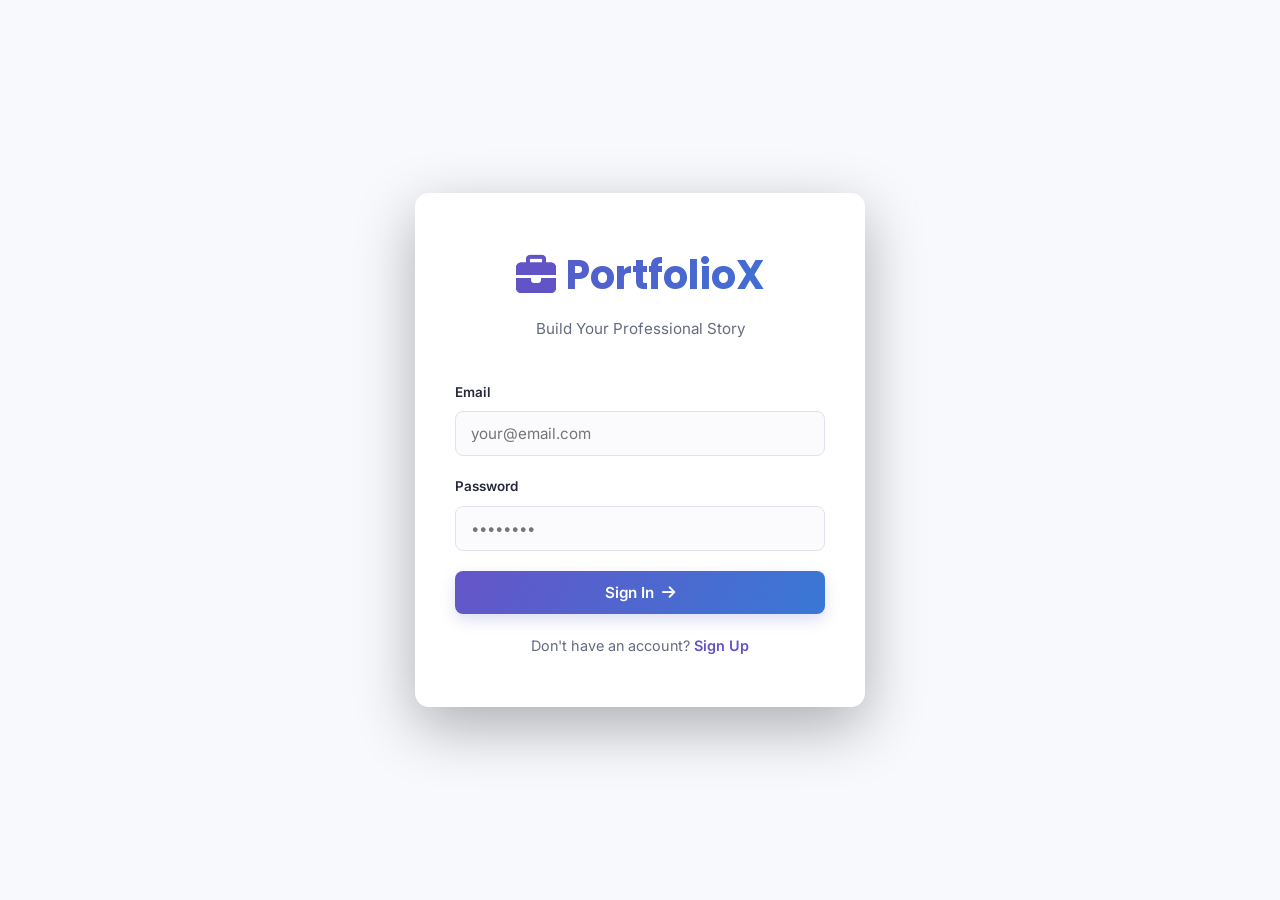
<file: index.html>
<!DOCTYPE html>
<html lang="en">
<head>
    <meta charset="UTF-8">
    <meta name="viewport" content="width=device-width, initial-scale=1.0">
    <title>PortfolioX - Developer Portfolio Builder</title>
    <link rel="stylesheet" href="style.css">
    <link href="https://cdnjs.cloudflare.com/ajax/libs/font-awesome/6.4.0/css/all.min.css" rel="stylesheet">
    <link href="https://fonts.googleapis.com/css2?family=Poppins:wght@300;400;600;700;800&family=Playfair+Display:wght@700&family=Inter:wght@300;400;600&display=swap" rel="stylesheet">
</head>
<body>
    <!-- Auth Section -->
    <div id="authSection" class="auth-section active">
        <!-- Login Form -->
        <div id="loginForm" class="auth-form active">
            <div class="auth-container">
                <div class="auth-header">
                    <h1 class="logo"><i class="fas fa-briefcase"></i> PortfolioX</h1>
                    <p class="subtitle">Build Your Professional Story</p>
                </div>
                <form onsubmit="handleLogin(event)">
                    <div class="form-group">
                        <label for="loginEmail">Email</label>
                        <input type="email" id="loginEmail" required placeholder="your@email.com">
                    </div>
                    <div class="form-group">
                        <label for="loginPassword">Password</label>
                        <input type="password" id="loginPassword" required placeholder="••••••••">
                    </div>
                    <button type="submit" class="btn btn-primary btn-block">
                        <span>Sign In</span>
                        <i class="fas fa-arrow-right"></i>
                    </button>
                </form>
                <p class="auth-toggle">Don't have an account? <a href="#" onclick="toggleAuthForm(event)">Sign Up</a></p>
            </div>
            <div class="auth-decoration">
                <div class="circle circle-1"></div>
                <div class="circle circle-2"></div>
                <div class="circle circle-3"></div>
            </div>
        </div>

        <!-- Signup Form -->
        <div id="signupForm" class="auth-form">
            <div class="auth-container">
                <div class="auth-header">
                    <h1 class="logo"><i class="fas fa-briefcase"></i> PortfolioX</h1>
                    <p class="subtitle">Create Your Account</p>
                </div>
                <form onsubmit="handleSignup(event)">
                    <div class="form-group">
                        <label for="signupName">Full Name</label>
                        <input type="text" id="signupName" required placeholder="John Doe">
                    </div>
                    <div class="form-group">
                        <label for="signupEmail">Email</label>
                        <input type="email" id="signupEmail" required placeholder="your@email.com">
                    </div>
                    <div class="form-group">
                        <label for="signupPassword">Password</label>
                        <input type="password" id="signupPassword" required placeholder="••••••••" minlength="6">
                    </div>
                    <div class="form-group">
                        <label for="signupPassword2">Confirm Password</label>
                        <input type="password" id="signupPassword2" required placeholder="••••••••" minlength="6">
                    </div>
                    <button type="submit" class="btn btn-primary btn-block">
                        <span>Create Account</span>
                        <i class="fas fa-arrow-right"></i>
                    </button>
                </form>
                <p class="auth-toggle">Already have an account? <a href="#" onclick="toggleAuthForm(event)">Sign In</a></p>
            </div>
            <div class="auth-decoration">
                <div class="circle circle-1"></div>
                <div class="circle circle-2"></div>
                <div class="circle circle-3"></div>
            </div>
        </div>
    </div>

    <div id="toast" class="toast"></div>
    <script src="script.js"></script>
</body>
</html>
</file>
<file: style.css>
* {
    margin: 0;
    padding: 0;
    box-sizing: border-box;
}

:root {
    --primary: #667eea;
    --secondary: #764ba2;
    --accent: #f093fb;
    --success: #4facfe;
    --warning: #fa709a;
    --danger: #ff6b6b;
    --dark: #1a1a2e;
    --light: #f8f9fa;
    --text: #333;
    --text-light: #666;
    --border: #e0e0e0;
}

body {
    font-family: 'Poppins', sans-serif;
    background: linear-gradient(135deg, #667eea 0%, #764ba2 100%);
    color: var(--text);
    line-height: 1.6;
    min-height: 100vh;
}

html, body {
    width: 100%;
    height: 100%;
    overflow-x: hidden;
}

/* ===== ANIMATIONS ===== */
@keyframes fadeIn {
    from {
        opacity: 0;
        transform: translateY(20px);
    }
    to {
        opacity: 1;
        transform: translateY(0);
    }
}

@keyframes slideIn {
    from {
        opacity: 0;
        transform: translateX(-20px);
    }
    to {
        opacity: 1;
        transform: translateX(0);
    }
}

@keyframes slideInRight {
    from {
        opacity: 0;
        transform: translateX(20px);
    }
    to {
        opacity: 1;
        transform: translateX(0);
    }
}

@keyframes bounce {
    0%, 100% { transform: translateY(0); }
    50% { transform: translateY(-10px); }
}

@keyframes float {
    0%, 100% { transform: translateY(0px); }
    50% { transform: translateY(-15px); }
}

@keyframes glow {
    0%, 100% { box-shadow: 0 0 20px rgba(102, 126, 234, 0.4); }
    50% { box-shadow: 0 0 40px rgba(102, 126, 234, 0.8); }
}

@keyframes shimmer {
    0% { background-position: -1000px 0; }
    100% { background-position: 1000px 0; }
}

@keyframes rotateCircle {
    from { transform: rotate(0deg); }
    to { transform: rotate(360deg); }
}

@keyframes pulse {
    0%, 100% { transform: scale(1); opacity: 1; }
    50% { transform: scale(1.05); opacity: 0.8; }
}

/* ===== TYPOGRAPHY ===== */
h1, h2, h3 {
    font-family: 'Playfair Display', serif;
    font-weight: 700;
    letter-spacing: -1px;
}

h1 { font-size: 3.5rem; }
h2 { font-size: 2.5rem; }
h3 { font-size: 1.5rem; }

p { color: var(--text-light); }

/* ===== AUTH SECTION ===== */
.auth-section {
    display: flex;
    align-items: center;
    justify-content: center;
    min-height: 100vh;
    padding: 20px;
}

.auth-section.active {
    animation: fadeIn 0.5s ease-out;
}

.auth-form {
    display: none;
    width: 100%;
    max-width: 450px;
    position: relative;
    z-index: 10;
}

.auth-form.active {
    display: block;
    animation: fadeIn 0.5s ease-out;
}

.auth-container {
    background: white;
    padding: 50px 40px;
    border-radius: 20px;
    box-shadow: 0 20px 60px rgba(0, 0, 0, 0.3);
    position: relative;
    z-index: 2;
}

.auth-header {
    text-align: center;
    margin-bottom: 40px;
}

.logo {
    color: linear-gradient(135deg, var(--primary), var(--secondary));
    margin-bottom: 10px;
    font-size: 2.5rem;
    display: flex;
    align-items: center;
    justify-content: center;
    gap: 10px;
    background: linear-gradient(135deg, var(--primary), var(--secondary));
    -webkit-background-clip: text;
    -webkit-text-fill-color: transparent;
    background-clip: text;
}

.logo i {
    -webkit-text-fill-color: var(--primary);
}

.subtitle {
    color: var(--text-light);
    font-size: 0.95rem;
    margin-top: 5px;
}

.form-group {
    margin-bottom: 20px;
}

.form-group label {
    display: block;
    margin-bottom: 8px;
    font-weight: 600;
    color: var(--text);
    font-size: 0.9rem;
}

.form-group input,
.form-group textarea,
.form-group select {
    width: 100%;
    padding: 12px 15px;
    border: 2px solid var(--border);
    border-radius: 10px;
    font-family: inherit;
    font-size: 0.95rem;
    transition: all 0.3s ease;
    background: var(--light);
}

.form-group input:focus,
.form-group textarea:focus,
.form-group select:focus {
    outline: none;
    border-color: var(--primary);
    background: white;
    box-shadow: 0 0 0 3px rgba(102, 126, 234, 0.1);
}

.auth-toggle {
    text-align: center;
    margin-top: 20px;
    color: var(--text-light);
    font-size: 0.9rem;
}

.auth-toggle a {
    color: var(--primary);
    text-decoration: none;
    font-weight: 600;
    cursor: pointer;
    transition: all 0.3s ease;
}

.auth-toggle a:hover {
    color: var(--secondary);
    text-decoration: underline;
}

.auth-decoration {
    position: absolute;
    top: -50px;
    right: -50px;
    width: 200px;
    height: 200px;
    opacity: 0.1;
}

.circle {
    position: absolute;
    border-radius: 50%;
    border: 2px solid white;
    animation: rotateCircle 20s linear infinite;
}

.circle-1 {
    width: 100px;
    height: 100px;
    top: 0;
    right: 0;
}

.circle-2 {
    width: 150px;
    height: 150px;
    top: -30px;
    right: -30px;
    animation-duration: 25s;
    animation-direction: reverse;
}

.circle-3 {
    width: 200px;
    height: 200px;
    top: -70px;
    right: -70px;
    animation-duration: 30s;
}

/* ===== BUTTONS ===== */
.btn {
    padding: 12px 24px;
    border: none;
    border-radius: 10px;
    font-family: inherit;
    font-size: 0.95rem;
    font-weight: 600;
    cursor: pointer;
    transition: all 0.3s ease;
    display: inline-flex;
    align-items: center;
    justify-content: center;
    gap: 8px;
    position: relative;
    overflow: hidden;
}

.btn::before {
    content: '';
    position: absolute;
    top: 50%;
    left: 50%;
    width: 0;
    height: 0;
    border-radius: 50%;
    background: rgba(255, 255, 255, 0.5);
    transform: translate(-50%, -50%);
    transition: width 0.6s, height 0.6s;
}

.btn:hover::before {
    width: 300px;
    height: 300px;
}

.btn-primary {
    background: linear-gradient(135deg, var(--primary), var(--secondary));
    color: white;
    box-shadow: 0 10px 30px rgba(102, 126, 234, 0.3);
}

.btn-primary:hover {
    transform: translateY(-2px);
    box-shadow: 0 15px 40px rgba(102, 126, 234, 0.4);
}

.btn-secondary {
    background: linear-gradient(135deg, #f093fb 0%, #f5576c 100%);
    color: white;
    box-shadow: 0 10px 30px rgba(240, 147, 251, 0.3);
}

.btn-secondary:hover {
    transform: translateY(-2px);
    box-shadow: 0 15px 40px rgba(240, 147, 251, 0.4);
}

.btn-danger {
    background: linear-gradient(135deg, #ff6b6b, #ff8e8e);
    color: white;
}

.btn-danger:hover {
    transform: translateY(-2px);
    box-shadow: 0 15px 40px rgba(255, 107, 107, 0.4);
}

.btn-small {
    padding: 8px 16px;
    font-size: 0.85rem;
}

.btn-block {
    width: 100%;
}

.btn i {
    position: relative;
    z-index: 1;
}

/* ===== APP SECTION ===== */
.app-section {
    display: none;
    flex-direction: column;
    height: 100vh;
    background: linear-gradient(135deg, #f8f9fa 0%, #e9ecef 100%);
}

.app-section.active {
    display: flex;
    animation: fadeIn 0.5s ease-out;
}

.navbar {
    background: white;
    padding: 15px 30px;
    box-shadow: 0 2px 20px rgba(0, 0, 0, 0.1);
    display: flex;
    justify-content: space-between;
    align-items: center;
    gap: 40px;
    position: sticky;
    top: 0;
    z-index: 100;
    border-bottom: 3px solid transparent;
    background-image: linear-gradient(white, white), linear-gradient(135deg, var(--primary), var(--secondary));
    background-origin: border-box;
    background-clip: padding-box, border-box;
}

.nav-brand {
    font-size: 1.5rem;
    font-weight: 700;
    background: linear-gradient(135deg, var(--primary), var(--secondary));
    -webkit-background-clip: text;
    -webkit-text-fill-color: transparent;
    background-clip: text;
    display: flex;
    align-items: center;
    gap: 10px;
    white-space: nowrap;
}

.nav-brand i {
    -webkit-text-fill-color: var(--primary);
}

.nav-tabs {
    display: flex;
    gap: 10px;
    flex: 1;
    justify-content: center;
}

.nav-tab {
    padding: 10px 20px;
    border: none;
    background: transparent;
    color: var(--text-light);
    font-weight: 600;
    cursor: pointer;
    border-radius: 8px;
    transition: all 0.3s ease;
    display: flex;
    align-items: center;
    gap: 8px;
    font-family: inherit;
}

.nav-tab:hover {
    background: linear-gradient(135deg, rgba(102, 126, 234, 0.1), rgba(118, 75, 162, 0.1));
    color: var(--primary);
}

.nav-tab.active {
    background: linear-gradient(135deg, var(--primary), var(--secondary));
    color: white;
    box-shadow: 0 5px 20px rgba(102, 126, 234, 0.3);
}

.nav-user {
    display: flex;
    align-items: center;
    gap: 15px;
}

.username {
    font-weight: 600;
    color: var(--text);
}

/* ===== TAB CONTENT ===== */
.tab-content {
    display: none;
    flex: 1;
    overflow-y: auto;
    padding: 40px;
    animation: slideInRight 0.4s ease-out;
}

.tab-content.active {
    display: block;
}

/* ===== DASHBOARD ===== */
.dashboard-header {
    margin-bottom: 40px;
    animation: fadeIn 0.5s ease-out;
}

.dashboard-header h2 {
    font-size: 2.5rem;
    color: var(--text);
    margin-bottom: 10px;
}

.dashboard-header p {
    font-size: 1.1rem;
    color: var(--text-light);
}

.dashboard-grid {
    display: grid;
    grid-template-columns: repeat(auto-fit, minmax(280px, 1fr));
    gap: 25px;
}

.dashboard-card {
    background: white;
    padding: 30px;
    border-radius: 15px;
    box-shadow: 0 5px 20px rgba(0, 0, 0, 0.08);
    cursor: pointer;
    transition: all 0.3s ease;
    border: 2px solid transparent;
    position: relative;
    overflow: hidden;
    animation: fadeIn 0.5s ease-out;
}

.dashboard-card::before {
    content: '';
    position: absolute;
    top: -50%;
    right: -50%;
    width: 100%;
    height: 100%;
    background: linear-gradient(135deg, rgba(255, 255, 255, 0.3), transparent);
    opacity: 0;
    transition: all 0.5s ease;
    transform: rotate(45deg);
}

.dashboard-card:hover {
    transform: translateY(-10px);
    box-shadow: 0 15px 40px rgba(0, 0, 0, 0.15);
    border-color: rgba(102, 126, 234, 0.3);
}

.dashboard-card:hover::before {
    opacity: 1;
}

.card-icon {
    width: 60px;
    height: 60px;
    border-radius: 12px;
    display: flex;
    align-items: center;
    justify-content: center;
    color: white;
    font-size: 1.5rem;
    margin-bottom: 20px;
    box-shadow: 0 5px 20px rgba(102, 126, 234, 0.3);
}

.dashboard-card h3 {
    color: var(--text);
    margin-bottom: 10px;
    font-size: 1.3rem;
}

.dashboard-card p {
    color: var(--text-light);
    font-size: 0.9rem;
    margin-bottom: 15px;
}

.card-action {
    color: var(--primary);
    font-weight: 600;
    font-size: 0.9rem;
    display: inline-flex;
    align-items: center;
    gap: 5px;
    transition: all 0.3s ease;
}

.dashboard-card:hover .card-action {
    gap: 10px;
}

/* ===== EDITOR ===== */
.editor-header {
    display: flex;
    justify-content: space-between;
    align-items: center;
    margin-bottom: 30px;
    flex-wrap: wrap;
    gap: 20px;
}

.editor-header h2 {
    color: var(--text);
}

.template-selector {
    display: flex;
    align-items: center;
    gap: 15px;
}

.template-selector label {
    font-weight: 600;
    color: var(--text);
}

.template-selector select {
    padding: 10px 15px;
    border: 2px solid var(--border);
    border-radius: 8px;
    font-family: inherit;
    cursor: pointer;
    background: white;
    color: var(--text);
    transition: all 0.3s ease;
}

.template-selector select:hover,
.template-selector select:focus {
    border-color: var(--primary);
}

.editor-container {
    display: grid;
    grid-template-columns: 1fr 1fr;
    gap: 25px;
    max-height: 70vh;
}

.editor-forms {
    background: white;
    border-radius: 15px;
    padding: 25px;
    box-shadow: 0 5px 20px rgba(0, 0, 0, 0.08);
    overflow-y: auto;
}

.form-section {
    margin-bottom: 30px;
    padding-bottom: 25px;
    border-bottom: 2px solid var(--border);
}

.form-section:last-child {
    border-bottom: none;
}

.form-section h3 {
    color: var(--text);
    margin-bottom: 20px;
    display: flex;
    align-items: center;
    gap: 10px;
    font-size: 1.2rem;
}

.form-section h3 i {
    color: var(--primary);
}

.profile-picture-upload {
    position: relative;
    display: inline-block;
    margin-bottom: 20px;
}

#profilePictureInput {
    position: absolute;
    opacity: 0;
    width: 100%;
    height: 100%;
    cursor: pointer;
}

.profile-picture-preview {
    width: 120px;
    height: 120px;
    border-radius: 50%;
    overflow: hidden;
    border: 3px solid var(--primary);
    box-shadow: 0 5px 20px rgba(102, 126, 234, 0.3);
    position: relative;
}

#profilePicturePreview {
    width: 100%;
    height: 100%;
    object-fit: cover;
}

.profile-picture-placeholder {
    width: 100%;
    height: 100%;
    background: linear-gradient(135deg, rgba(102, 126, 234, 0.1), rgba(118, 75, 162, 0.1));
    display: flex;
    flex-direction: column;
    align-items: center;
    justify-content: center;
    color: var(--primary);
    border: 2px dashed var(--primary);
    border-radius: 50%;
    transition: all 0.3s ease;
}

.profile-picture-placeholder:hover {
    background: linear-gradient(135deg, rgba(102, 126, 234, 0.2), rgba(118, 75, 162, 0.2));
    border-color: var(--secondary);
}

.profile-picture-placeholder i {
    font-size: 2rem;
    margin-bottom: 5px;
}

.profile-picture-placeholder span {
    font-size: 0.8rem;
    font-weight: 600;
}

.list-container {
    margin-bottom: 15px;
}

.list-item {
    background: var(--light);
    padding: 15px;
    border-radius: 10px;
    margin-bottom: 10px;
    display: flex;
    justify-content: space-between;
    align-items: center;
    animation: slideIn 0.3s ease-out;
}

.list-item input {
    flex: 1;
    margin-right: 10px;
    padding: 8px 12px;
    border: 1px solid var(--border);
    border-radius: 6px;
}

.list-item button {
    padding: 6px 12px;
    background: var(--danger);
    color: white;
    border: none;
    border-radius: 6px;
    cursor: pointer;
    font-size: 0.8rem;
    transition: all 0.3s ease;
}

.list-item button:hover {
    background: #ff5252;
}

.editor-preview {
    background: white;
    border-radius: 15px;
    padding: 25px;
    box-shadow: 0 5px 20px rgba(0, 0, 0, 0.08);
    display: flex;
    flex-direction: column;
    overflow: hidden;
}

.preview-header {
    margin-bottom: 20px;
    display: flex;
    justify-content: space-between;
    align-items: center;
}

.preview-header h3 {
    color: var(--text);
    font-size: 1.2rem;
}

.preview-info {
    color: var(--success);
    font-size: 0.8rem;
    font-weight: 600;
    display: flex;
    align-items: center;
    gap: 5px;
}

.preview-info::before {
    content: '';
    display: inline-block;
    width: 8px;
    height: 8px;
    background: var(--success);
    border-radius: 50%;
    animation: pulse 2s ease-in-out infinite;
}

.preview-content {
    flex: 1;
    overflow-y: auto;
    background: white;
    border-radius: 10px;
    padding: 20px;
}

/* ===== PORTFOLIO TEMPLATES ===== */
.portfolio-modern,
.portfolio-creative,
.portfolio-elegant,
.portfolio-vibrant {
    animation: fadeIn 0.5s ease-out;
}

.portfolio-header {
    text-align: center;
    padding: 40px 0;
    margin-bottom: 40px;
    background: linear-gradient(135deg, rgba(102, 126, 234, 0.1), rgba(118, 75, 162, 0.1));
    border-radius: 15px;
}

.profile-picture-container {
    margin-bottom: 20px;
}

.portfolio-profile-pic {
    width: 120px;
    height: 120px;
    border-radius: 50%;
    object-fit: cover;
    border: 4px solid var(--primary);
    box-shadow: 0 8px 25px rgba(102, 126, 234, 0.3);
}

.portfolio-name {
    font-size: 2.5rem;
    color: var(--text);
    margin-bottom: 10px;
}

.portfolio-title {
    font-size: 1.3rem;
    color: var(--primary);
    font-weight: 600;
}

.portfolio-location {
    color: var(--text-light);
    font-size: 0.95rem;
    margin-top: 5px;
}

.portfolio-bio {
    background: white;
    padding: 25px;
    border-radius: 10px;
    margin-bottom: 30px;
    border-left: 4px solid var(--primary);
    line-height: 1.8;
    color: var(--text);
}

.portfolio-section {
    margin-bottom: 30px;
}

.portfolio-section-title {
    font-size: 1.5rem;
    color: var(--text);
    margin-bottom: 20px;
    padding-bottom: 10px;
    border-bottom: 3px solid var(--primary);
    display: inline-block;
}

.skills-grid {
    display: grid;
    grid-template-columns: repeat(auto-fit, minmax(120px, 1fr));
    gap: 15px;
}

.skill-tag {
    background: linear-gradient(135deg, var(--primary), var(--secondary));
    color: white;
    padding: 10px 15px;
    border-radius: 20px;
    text-align: center;
    font-weight: 600;
    font-size: 0.9rem;
    box-shadow: 0 5px 15px rgba(102, 126, 234, 0.3);
    animation: fadeIn 0.5s ease-out;
}

.portfolio-item {
    background: white;
    padding: 20px;
    border-radius: 10px;
    margin-bottom: 15px;
    border-left: 4px solid var(--primary);
    box-shadow: 0 2px 10px rgba(0, 0, 0, 0.08);
    animation: slideIn 0.3s ease-out;
}

.portfolio-item-title {
    font-weight: 700;
    color: var(--text);
    margin-bottom: 5px;
    font-size: 1.1rem;
}

.portfolio-item-subtitle {
    color: var(--primary);
    font-weight: 600;
    font-size: 0.9rem;
    margin-bottom: 8px;
}

.portfolio-item-description {
    color: var(--text-light);
    font-size: 0.9rem;
    line-height: 1.6;
}

.social-links {
    display: flex;
    gap: 15px;
    margin-top: 20px;
    flex-wrap: wrap;
}

.social-link {
    display: inline-flex;
    align-items: center;
    justify-content: center;
    width: 45px;
    height: 45px;
    border-radius: 50%;
    background: linear-gradient(135deg, var(--primary), var(--secondary));
    color: white;
    text-decoration: none;
    transition: all 0.3s ease;
    box-shadow: 0 5px 15px rgba(102, 126, 234, 0.3);
}

.social-link:hover {
    transform: translateY(-5px) scale(1.1);
    box-shadow: 0 10px 25px rgba(102, 126, 234, 0.4);
}

/* Creative Template */
.portfolio-creative .portfolio-header {
    background: linear-gradient(135deg, #f093fb 0%, #f5576c 100%);
    color: white;
    padding: 50px;
    border-radius: 0;
}

.portfolio-creative .portfolio-name {
    color: white;
    animation: float 3s ease-in-out infinite;
}

.portfolio-creative .portfolio-title {
    color: #fff;
}

.portfolio-creative .skill-tag {
    background: linear-gradient(135deg, #f093fb, #f5576c);
}

/* Elegant Template */
.portfolio-elegant {
    background: linear-gradient(to right, #f8f9fa, #e9ecef);
}

.portfolio-elegant .portfolio-header {
    background: var(--dark);
    color: white;
    border-radius: 0;
}

.portfolio-elegant .portfolio-name {
    color: white;
}

.portfolio-elegant .portfolio-title {
    color: #a8edea;
}

.portfolio-elegant .portfolio-section-title {
    color: var(--dark);
    border-bottom-color: var(--dark);
}

/* Vibrant Template */
.portfolio-vibrant {
    background: linear-gradient(135deg, #667eea 0%, #764ba2 100%);
}

.portfolio-vibrant .portfolio-header {
    background: rgba(255, 255, 255, 0.1);
    border-radius: 20px;
    color: white;
    backdrop-filter: blur(10px);
}

.portfolio-vibrant .portfolio-name {
    color: white;
}

.portfolio-vibrant .portfolio-title {
    background: linear-gradient(135deg, #4facfe, #00f2fe);
    -webkit-background-clip: text;
    -webkit-text-fill-color: transparent;
    background-clip: text;
}

.portfolio-vibrant .portfolio-section-title {
    color: white;
    border-bottom-color: #4facfe;
}

.portfolio-vibrant .portfolio-item {
    background: rgba(255, 255, 255, 0.95);
    border-left-color: #4facfe;
}

/* ===== SETTINGS ===== */
.settings-container {
    max-width: 600px;
}

.settings-container h2 {
    color: var(--text);
    margin-bottom: 30px;
}

.settings-section {
    background: white;
    padding: 25px;
    border-radius: 15px;
    margin-bottom: 20px;
    box-shadow: 0 5px 20px rgba(0, 0, 0, 0.08);
}

.settings-section h3 {
    color: var(--text);
    margin-bottom: 20px;
    font-size: 1.1rem;
    display: flex;
    align-items: center;
    gap: 10px;
}

.settings-item {
    display: flex;
    justify-content: space-between;
    align-items: center;
    padding: 15px 0;
    border-bottom: 1px solid var(--border);
}

.settings-item:last-child {
    border-bottom: none;
}

.settings-info h4 {
    color: var(--text);
    margin-bottom: 5px;
    font-weight: 600;
}

.settings-info p {
    color: var(--text-light);
    font-size: 0.9rem;
}

.url-display {
    background: var(--light);
    padding: 10px;
    border-radius: 6px;
    font-family: 'Courier New', monospace;
    font-size: 0.85rem;
    word-break: break-all;
}

.settings-section.danger {
    border: 2px solid var(--danger);
    background: rgba(255, 107, 107, 0.05);
}

.settings-section.danger h3 {
    color: var(--danger);
}

.settings-section.danger .btn {
    width: 100%;
    margin-top: 10px;
}

/* ===== MODAL ===== */
.modal {
    display: none;
    position: fixed;
    top: 0;
    left: 0;
    right: 0;
    bottom: 0;
    background: rgba(0, 0, 0, 0.6);
    backdrop-filter: blur(5px);
    z-index: 1000;
    align-items: center;
    justify-content: center;
    padding: 20px;
    animation: fadeIn 0.3s ease-out;
}

.modal.active {
    display: flex;
}

.modal-content {
    background: white;
    padding: 40px;
    border-radius: 20px;
    max-height: 90vh;
    overflow-y: auto;
    position: relative;
    max-width: 500px;
    box-shadow: 0 20px 60px rgba(0, 0, 0, 0.3);
    animation: slideInRight 0.4s ease-out;
}

.modal-large {
    max-width: 90vw;
    max-height: 90vh;
}

.modal-close {
    position: absolute;
    top: 20px;
    right: 20px;
    width: 40px;
    height: 40px;
    border: none;
    background: var(--light);
    border-radius: 50%;
    cursor: pointer;
    font-size: 1.2rem;
    color: var(--text);
    transition: all 0.3s ease;
    display: flex;
    align-items: center;
    justify-content: center;
}

.modal-close:hover {
    background: var(--danger);
    color: white;
}

.modal-content h2 {
    color: var(--text);
    margin-bottom: 20px;
}

.ai-output {
    background: linear-gradient(135deg, rgba(102, 126, 234, 0.1), rgba(118, 75, 162, 0.1));
    padding: 20px;
    border-radius: 10px;
    margin-top: 20px;
    border-left: 4px solid var(--primary);
    line-height: 1.8;
    color: var(--text);
    display: none;
}

.ai-output.visible {
    display: block;
    animation: slideIn 0.3s ease-out;
}

/* ===== TOAST NOTIFICATION ===== */
.toast {
    position: fixed;
    bottom: 30px;
    right: 30px;
    background: linear-gradient(135deg, var(--primary), var(--secondary));
    color: white;
    padding: 15px 25px;
    border-radius: 10px;
    box-shadow: 0 10px 30px rgba(102, 126, 234, 0.3);
    display: none;
    animation: slideInRight 0.3s ease-out;
    z-index: 2000;
    max-width: 300px;
}

.toast.show {
    display: block;
}

/* ===== SCROLLBAR ===== */
::-webkit-scrollbar {
    width: 8px;
    height: 8px;
}

::-webkit-scrollbar-track {
    background: var(--light);
    border-radius: 10px;
}

::-webkit-scrollbar-thumb {
    background: linear-gradient(135deg, var(--primary), var(--secondary));
    border-radius: 10px;
}

::-webkit-scrollbar-thumb:hover {
    background: linear-gradient(135deg, var(--secondary), var(--primary));
}

/* ===== RESPONSIVE ===== */
@media (max-width: 1200px) {
    .editor-container {
        grid-template-columns: 1fr;
        max-height: none;
    }
}

@media (max-width: 768px) {
    h1 { font-size: 2.5rem; }
    h2 { font-size: 1.8rem; }
    h3 { font-size: 1.2rem; }

    .navbar {
        flex-direction: column;
        gap: 15px;
        padding: 20px;
    }

    .nav-tabs {
        flex-wrap: wrap;
        justify-content: center;
    }

    .nav-tab {
        padding: 8px 15px;
        font-size: 0.85rem;
    }

    .tab-content {
        padding: 20px;
    }

    .dashboard-grid {
        grid-template-columns: 1fr;
    }

    .editor-forms {
        padding: 15px;
    }

    .auth-container {
        padding: 30px 20px;
    }

    .editor-header {
        flex-direction: column;
        align-items: flex-start;
    }

    .template-selector {
        width: 100%;
    }

    .template-selector select {
        flex: 1;
    }

    .skills-grid {
        grid-template-columns: repeat(2, 1fr);
    }

    .social-links {
        justify-content: center;
    }

    .modal-content {
        max-width: 95vw;
        padding: 30px 20px;
    }

    .settings-container {
        max-width: 100%;
    }
}

@media (max-width: 480px) {
    .navbar {
        padding: 15px;
    }

    .nav-brand {
        font-size: 1.2rem;
    }

    .nav-tabs {
        gap: 5px;
    }

    .nav-tab {
        padding: 6px 10px;
        font-size: 0.75rem;
    }

    .nav-tab i {
        display: none;
    }

    .dashboard-header h2 {
        font-size: 1.8rem;
    }

    .portfolio-name {
        font-size: 1.8rem;
    }

    .modal-content {
        padding: 20px;
    }

    .btn {
        padding: 10px 16px;
        font-size: 0.85rem;
    }

    .form-group input,
    .form-group textarea {
        padding: 10px 12px;
        font-size: 16px;
    }
}

/* ===== UTILITY CLASSES ===== */
.full-preview {
    background: white;
    border-radius: 15px;
    padding: 30px;
    box-shadow: 0 5px 20px rgba(0, 0, 0, 0.08);
}

.preview-actions {
    display: flex;
    gap: 10px;
}

.preview-header-section {
    display: flex;
    justify-content: space-between;
    align-items: center;
    margin-bottom: 30px;
    flex-wrap: wrap;
    gap: 20px;
}

/* ===== DEVELOPER DASHBOARD REFRESH ===== */
:root {
    --primary: #6253c7;
    --secondary: #3975d5;
    --accent: #eceaff;
    --success: #25856e;
    --dark: #20243a;
    --light: #f6f7fc;
    --text: #26283b;
    --text-light: #656b80;
    --border: #e5e7f0;
    --surface-shadow: 0 12px 30px rgba(49, 54, 96, 0.065);
}

body {
    background: #f8f9fd;
    font-family: 'Inter', 'Poppins', sans-serif;
}

h1, h2, h3 {
    font-family: 'Poppins', 'Inter', sans-serif;
    letter-spacing: 0;
}

.app-section {
    height: 100vh;
    background: linear-gradient(145deg, #fafaff 0%, #f6f8fd 56%, #f8f9fc 100%);
}

.navbar {
    min-height: 74px;
    padding: 12px clamp(18px, 4vw, 56px);
    border-bottom: 1px solid var(--border);
    box-shadow: 0 4px 18px rgba(36, 43, 80, 0.04);
    background: #fff;
}

.nav-tabs { gap: 5px; }

.nav-tab {
    padding: 10px 15px;
    font-size: 0.9rem;
    border-radius: 9px;
}

.nav-tab.active {
    background: linear-gradient(120deg, #eeecff, #edf4ff);
    color: var(--primary);
    box-shadow: none;
}

.tab-content {
    padding: clamp(22px, 4vw, 52px);
}

.dashboard-header {
    margin-bottom: 28px;
}

.dashboard-header h2,
.editor-header h2,
.preview-header-section h2,
.settings-container > h2 {
    font-size: clamp(1.55rem, 2.4vw, 2.1rem);
    line-height: 1.3;
    color: var(--primary);
    background: linear-gradient(110deg, #5748bd 0%, #3975d5 92%);
    -webkit-background-clip: text;
    background-clip: text;
    -webkit-text-fill-color: transparent;
}

.dashboard-header p { margin-top: 8px; }

.dashboard-quick-actions {
    display: flex;
    flex-wrap: wrap;
    gap: 10px;
    margin-top: 20px;
}

.dashboard-grid {
    grid-template-columns: repeat(auto-fit, minmax(230px, 1fr));
    gap: 18px;
}

.dashboard-card {
    padding: 24px;
    border: 1px solid var(--border);
    border-radius: 12px;
    box-shadow: var(--surface-shadow);
}

.dashboard-card:hover {
    transform: translateY(-4px);
    border-color: #d8d5f7;
    box-shadow: 0 16px 32px rgba(67, 69, 130, 0.11);
}

.card-icon {
    width: 48px;
    height: 48px;
    margin-bottom: 18px;
    border-radius: 12px;
    font-size: 1.2rem;
}

.dashboard-card h3 { font-size: 1.12rem; }

.btn {
    border-radius: 8px;
    font-weight: 600;
}

.btn-primary {
    background: linear-gradient(120deg, #6555c9, #3978d5);
    box-shadow: 0 6px 15px rgba(83, 91, 190, 0.2);
}

.btn-primary:hover {
    box-shadow: 0 9px 20px rgba(75, 93, 186, 0.27);
}

.btn-secondary {
    background: linear-gradient(120deg, #f0efff, #edf4ff);
    color: #5148b2;
    box-shadow: none;
}

.btn-secondary:hover {
    background: linear-gradient(120deg, #e7e5ff, #e5efff);
    color: #443da6;
    transform: translateY(-1px);
    box-shadow: none;
}

.editor-header { margin-bottom: 22px; }

.editor-container {
    grid-template-columns: minmax(0, 1.05fr) minmax(0, 0.95fr);
    max-height: none;
    align-items: start;
}

.editor-forms,
.editor-preview,
.full-preview,
.settings-section {
    border: 1px solid var(--border);
    border-radius: 12px;
    box-shadow: var(--surface-shadow);
}

.editor-forms,
.editor-preview { padding: clamp(18px, 2.5vw, 28px); }

.editor-forms { overflow: visible; }

.form-section {
    padding: 0 0 22px;
    margin-bottom: 24px;
    border-bottom: 1px solid var(--border);
    scroll-margin-top: 24px;
}

.form-section h3 {
    font-size: 1.08rem;
    margin-bottom: 17px;
}

#profileSection h3 i { color: #6958c8; }
#skillsSection h3 i { color: #3975d5; }
#experienceSection h3 i { color: #268b83; }
#projectsSection h3 i { color: #c46a54; }
.form-section:not(#profileSection):not(#skillsSection):not(#experienceSection):not(#projectsSection) h3 i { color: #bd7a35; }

.form-group label { font-size: 0.84rem; }

.form-group input,
.form-group textarea,
.form-group select,
.list-item input,
.list-item textarea {
    border: 1px solid #e0e3ed;
    border-radius: 8px;
    background: #fbfbfe;
}

.form-group input:focus,
.form-group textarea:focus,
.form-group select:focus,
.list-item input:focus,
.list-item textarea:focus {
    border-color: var(--primary);
    box-shadow: 0 0 0 3px rgba(99, 91, 219, 0.1);
}

.profile-picture-upload { display: flex; align-items: center; gap: 16px; }

#profilePictureInput {
    top: 0;
    left: 0;
    z-index: 2;
    width: 104px;
    height: 104px;
}

.profile-picture-preview {
    width: 104px;
    height: 104px;
    border: 3px solid #e5e4ff;
    box-shadow: 0 6px 18px rgba(99, 91, 219, 0.14);
    flex: 0 0 auto;
}

.profile-picture-placeholder span { text-align: center; padding: 0 7px; }

.list-item {
    gap: 10px;
    align-items: flex-start;
    padding: 12px;
    border: 1px solid var(--border);
    background: #fbfbfe;
    border-radius: 9px;
}

.list-item > div { min-width: 0; }

.list-item input,
.list-item textarea {
    width: 100%;
    margin-right: 0;
    padding: 10px 11px;
    font-family: inherit;
}

.list-item textarea { min-height: 76px; resize: vertical; }

.list-item button {
    flex: 0 0 auto;
    background: #fff0f0;
    color: #d95360;
}

.list-item button:hover { background: #ffe1e3; }

.preview-content { background: #f8f9fd; }

.portfolio-header {
    padding: 30px 20px;
    margin-bottom: 26px;
    background: linear-gradient(125deg, #f0edff 0%, #eef3ff 54%, #f2f8ff 100%);
    border-radius: 12px;
    box-shadow: inset 0 0 0 1px rgba(113, 104, 201, 0.08);
}

.portfolio-profile-pic {
    width: 106px;
    height: 106px;
    border: 4px solid #fff;
    box-shadow: 0 7px 22px rgba(79, 99, 209, 0.2);
}

.portfolio-name { font-size: 2rem; }

.portfolio-bio {
    padding: 19px 21px;
    border: 1px solid var(--border);
    border-left: 3px solid var(--primary);
    box-shadow: 0 5px 16px rgba(43, 51, 92, 0.04);
}

.portfolio-section { margin-bottom: 26px; }

.portfolio-section-title {
    font-family: 'Poppins', sans-serif;
    font-size: 1.22rem;
    border-bottom: 2px solid transparent;
    border-image: linear-gradient(90deg, #b7aef0, #b6d0f5) 1;
}

.skills-grid {
    grid-template-columns: repeat(auto-fit, minmax(108px, 1fr));
    gap: 10px;
}

.skill-tag {
    padding: 9px 12px;
    border: 1px solid #dedaf8;
    border-radius: 8px;
    background: #f1efff;
    color: #5147a9;
    box-shadow: none;
}

.skill-tag:nth-child(4n + 2) {
    border-color: #d7e5fb;
    background: #edf4ff;
    color: #315fa8;
}

.skill-tag:nth-child(4n + 3) {
    border-color: #d4ebe5;
    background: #edf8f4;
    color: #287565;
}

.skill-tag:nth-child(4n) {
    border-color: #f1dfd9;
    background: #fff4f0;
    color: #a45443;
}

.portfolio-item {
    position: relative;
    border: 1px solid #e7e6f2;
    border-left: 3px solid #7769cb;
    border-radius: 9px;
    background: linear-gradient(110deg, #fff 0%, #fcfbff 100%);
    box-shadow: 0 5px 16px rgba(56, 57, 105, 0.05);
}

.portfolio-section:not(.portfolio-projects-section) .portfolio-item:nth-child(even) {
    border-left-color: #5488cf;
    background: linear-gradient(110deg, #fff 0%, #fafdff 100%);
}

.portfolio-projects-section {
    display: grid;
    grid-template-columns: repeat(auto-fit, minmax(220px, 1fr));
    gap: 14px;
}

.portfolio-projects-section > .portfolio-section-title { grid-column: 1 / -1; width: max-content; }

.portfolio-project-card {
    min-width: 0;
    min-height: 190px;
    padding: 18px;
    display: flex;
    flex-direction: column;
    align-items: flex-start;
    gap: 11px;
    text-align: left;
    font: inherit;
    color: inherit;
    background: linear-gradient(145deg, #fff 0%, #fcfbff 100%);
    border: 1px solid #e7e6f2;
    border-radius: 10px;
    box-shadow: 0 5px 16px rgba(43, 51, 92, 0.05);
    cursor: pointer;
    transition: transform 180ms ease, box-shadow 180ms ease, border-color 180ms ease;
}

.portfolio-project-card:hover,
.portfolio-project-card:focus-visible {
    transform: translateY(-3px);
    border-color: #c9c3f0;
    box-shadow: 0 13px 25px rgba(64, 73, 143, 0.12);
    outline: none;
}

.project-card-topline {
    display: flex;
    width: 100%;
    justify-content: space-between;
    align-items: center;
}

.project-card-icon {
    width: 38px;
    height: 38px;
    display: grid;
    place-items: center;
    border-radius: 10px;
    color: #5549b9;
    background: linear-gradient(135deg, #eeebff, #eaf2ff);
}

.project-card-arrow { color: #9a9eb1; font-size: 0.85rem; }

.portfolio-project-card .portfolio-item-title { font-size: 1rem; margin: 0; }

.portfolio-project-card .portfolio-item-description {
    display: -webkit-box;
    overflow: hidden;
    -webkit-line-clamp: 3;
    -webkit-box-orient: vertical;
    font-size: 0.85rem;
}

.project-tech-list { display: flex; flex-wrap: wrap; gap: 6px; }

.project-tech-tag {
    display: inline-flex;
    padding: 5px 9px;
    border: 1px solid #e0e5f0;
    border-radius: 6px;
    background: #f3f6fc;
    color: #46536e;
    font-size: 0.75rem;
    font-weight: 600;
}

/* ===== MULTI-PAGE BUILDER DASHBOARD ===== */
.app-section.active {
    flex-direction: row;
    height: 100vh;
    min-height: 0;
    overflow: hidden;
}

.navbar {
    width: 244px;
    min-width: 244px;
    height: 100vh;
    padding: 24px 14px;
    flex-direction: column;
    align-items: stretch;
    justify-content: flex-start;
    gap: 24px;
    border: 0;
    border-right: 1px solid var(--border);
    box-shadow: 4px 0 18px rgba(36, 43, 80, 0.035);
    background: #fff;
}

.nav-brand {
    padding: 0 10px;
    font-size: 1.32rem;
}

.nav-tabs {
    width: 100%;
    flex: 1;
    flex-direction: column;
    align-items: stretch;
    justify-content: flex-start;
    gap: 5px;
}

.nav-tab {
    min-height: 42px;
    justify-content: flex-start;
    padding: 10px 12px;
    color: #62677b;
    text-align: left;
}

.nav-tab i { width: 18px; text-align: center; }

.nav-tab.active {
    color: #fff;
    background: linear-gradient(115deg, var(--primary), var(--secondary));
    box-shadow: 0 5px 14px color-mix(in srgb, var(--primary) 22%, transparent);
}

.nav-tab:hover:not(.active) {
    color: var(--primary);
    background: #f3f2ff;
}

.nav-user {
    padding: 12px 8px 0;
    justify-content: space-between;
    border-top: 1px solid var(--border);
}

.nav-user .btn { padding: 8px 10px; }

.dashboard-main {
    flex: 1;
    min-width: 0;
    height: 100vh;
    overflow: hidden;
}

.dashboard-main > .tab-content {
    width: 100%;
    height: 100%;
    overflow: auto;
}

.dashboard-main > #editor.tab-content.active { display: flex; flex-direction: column; }

#editor > .editor-header { flex: 0 0 auto; }

.editor-container {
    flex: 1;
    min-height: 0;
    grid-template-columns: minmax(0, 1.05fr) minmax(300px, 0.95fr);
    align-items: stretch;
}

.editor-forms,
.editor-preview {
    min-height: 0;
    max-height: calc(100vh - 160px);
    overflow: auto;
}

.editor-forms > .form-section { display: none; }
.editor-forms > .form-section.section-current { display: block; }

.editor-forms > .form-section.social-editor-section { display: block; }

.dashboard-card {
    width: 100%;
    border: 1px solid var(--border);
    font: inherit;
    text-align: left;
}

.dashboard-card .card-icon { color: #fff; }
.profile-icon { background: linear-gradient(135deg, #6958c8, #8879de); }
.skills-icon { background: linear-gradient(135deg, #3975d5, #5b9be0); }
.projects-icon { background: linear-gradient(135deg, #c46a54, #df9273); }
.experience-icon { background: linear-gradient(135deg, #268b83, #55aa91); }
.education-icon { background: linear-gradient(135deg, #a17639, #c89a55); }
.preview-icon { background: linear-gradient(135deg, #4c78b9, #6c9bd4); }

.settings-note { margin: 4px 0 16px; font-size: 0.9rem; }

.theme-controls {
    display: flex;
    gap: 20px;
    flex-wrap: wrap;
}

.theme-controls label {
    display: flex;
    align-items: center;
    gap: 10px;
    font-weight: 600;
    color: var(--text);
}

.theme-controls input[type="color"] {
    width: 44px;
    height: 38px;
    padding: 3px;
    border: 1px solid var(--border);
    border-radius: 8px;
    background: white;
    cursor: pointer;
}

.settings-actions { display: flex; flex-wrap: wrap; gap: 10px; }
.import-backup-button { cursor: pointer; }
#portfolioImport { display: none; }

@media (max-width: 900px) {
    .navbar { width: 210px; min-width: 210px; }
    .editor-container { grid-template-columns: minmax(0, 1fr); }
    .editor-preview { min-height: 340px; }
}

.project-modal-content {
    width: min(620px, calc(100vw - 32px));
    max-width: calc(100vw - 32px);
    padding: 34px;
}

.project-modal-eyebrow {
    color: var(--primary);
    text-transform: uppercase;
    letter-spacing: 1px;
    font-size: 0.75rem;
    font-weight: 700;
}

.project-modal-content h2 { margin: 12px 42px 12px 0; font-size: 1.8rem; }

.project-modal-description { line-height: 1.75; }

.project-modal-section { margin-top: 24px; }

.project-modal-section h3 { margin-bottom: 11px; font-size: 1rem; }

.project-modal-section ul { padding-left: 20px; color: var(--text-light); }

.project-modal-section li { margin: 7px 0; }

.project-modal-actions { display: flex; flex-wrap: wrap; gap: 10px; margin-top: 26px; }

.modal-content,
.auth-container { border-radius: 14px; }

.toast { border-radius: 9px; }

@media (max-width: 900px) {
    .editor-container { grid-template-columns: 1fr; }
    .editor-preview { min-height: 420px; }
}

@media (max-width: 768px) {
    .app-section.active { height: 100vh; min-height: 0; flex-direction: column; }
    .navbar {
        width: 100%;
        min-width: 0;
        height: auto;
        padding: 10px 14px 8px;
        gap: 8px;
        border-right: 0;
        border-bottom: 1px solid var(--border);
    }
    .nav-brand { padding: 0 4px; }
    .nav-tabs {
        width: 100%;
        flex: 0 0 auto;
        flex-direction: row;
        overflow-x: auto;
        gap: 4px;
        scrollbar-width: thin;
    }
    .nav-tab { flex: 0 0 auto; justify-content: center; padding: 8px 10px; }
    .nav-user { position: absolute; top: 11px; right: 12px; padding: 0; border: 0; }
    .nav-user .username { display: none; }
    .nav-user .btn span { display: none; }
    .dashboard-main { width: 100%; height: 0; flex: 1; }
    .dashboard-main > .tab-content { padding: 20px 16px; }
    .editor-container { gap: 16px; }
    .editor-forms, .editor-preview { max-height: none; }
    .dashboard-quick-actions .btn { flex: 1 1 150px; }
    .dashboard-grid { grid-template-columns: repeat(2, minmax(0, 1fr)); }
    .project-modal-content { padding: 26px 20px; }
}

@media (max-width: 520px) {
    .dashboard-grid { grid-template-columns: 1fr; }
    .nav-tab { flex: 0 0 auto; justify-content: center; padding: 8px 9px; font-size: 0.8rem; }
    .nav-tab i { display: none; }
    .portfolio-projects-section { grid-template-columns: 1fr; }
    .portfolio-projects-section > .portfolio-section-title { width: auto; }
    .profile-picture-upload { align-items: flex-start; }
    .preview-actions { width: 100%; flex-wrap: wrap; }
    .preview-actions .btn { flex: 1; }
    .project-modal-content h2 { font-size: 1.45rem; }
    .modal { padding: 12px; }
}

@media (prefers-reduced-motion: reduce) {
    *, *::before, *::after {
        scroll-behavior: auto !important;
        animation-duration: 0.01ms !important;
        animation-iteration-count: 1 !important;
        transition-duration: 0.01ms !important;
    }
}
</file>
